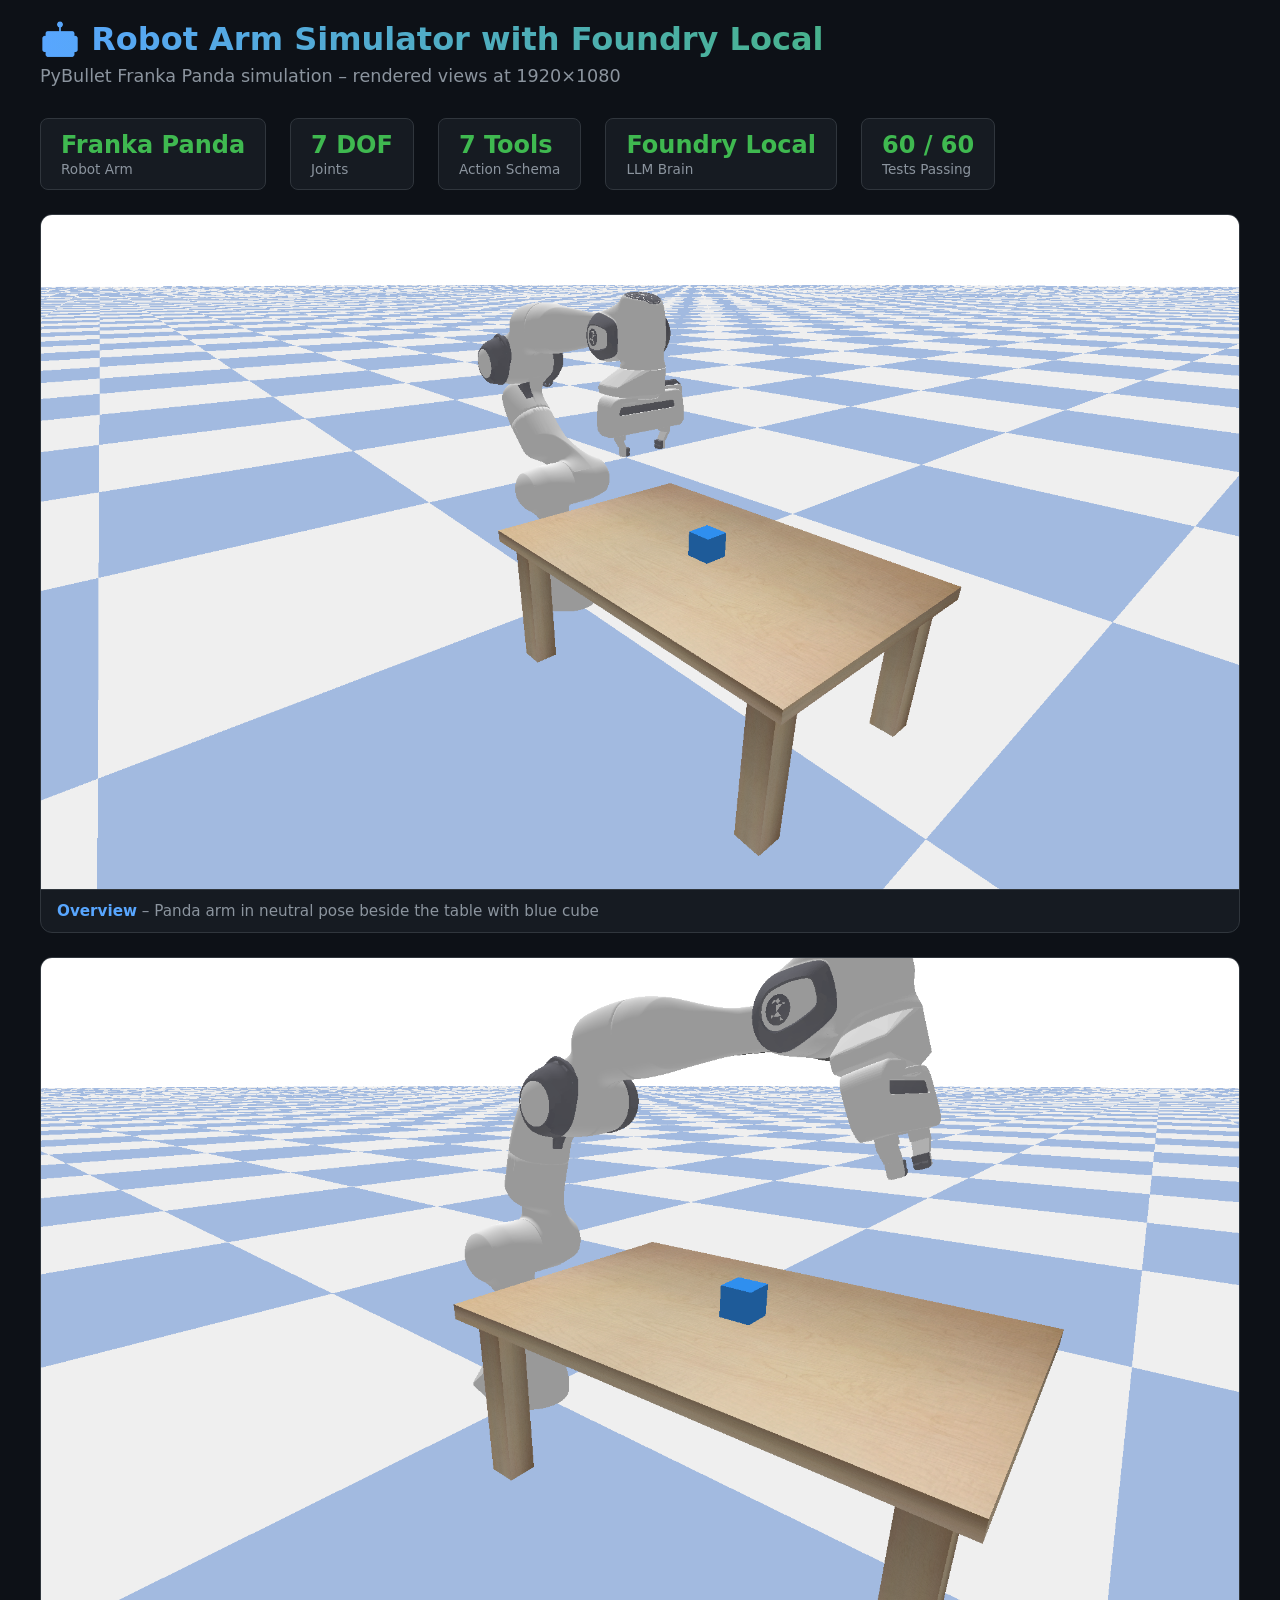
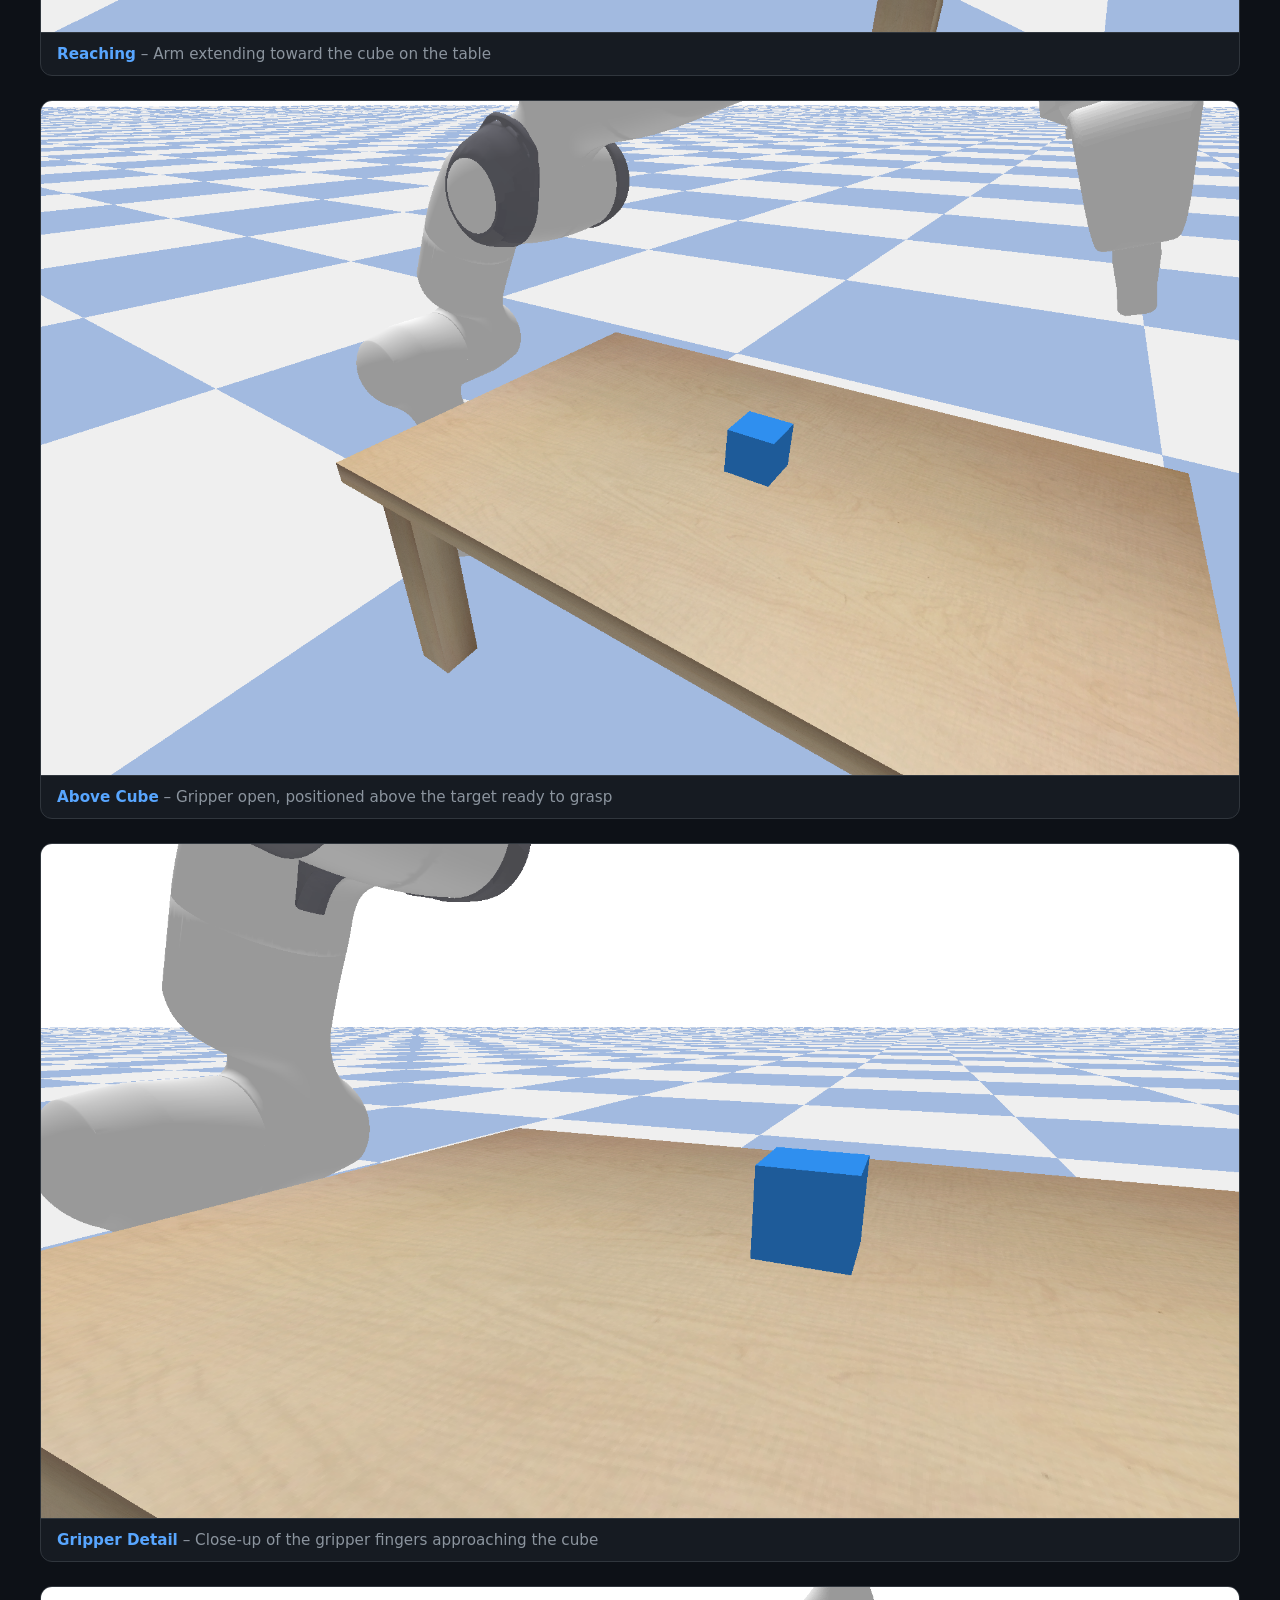
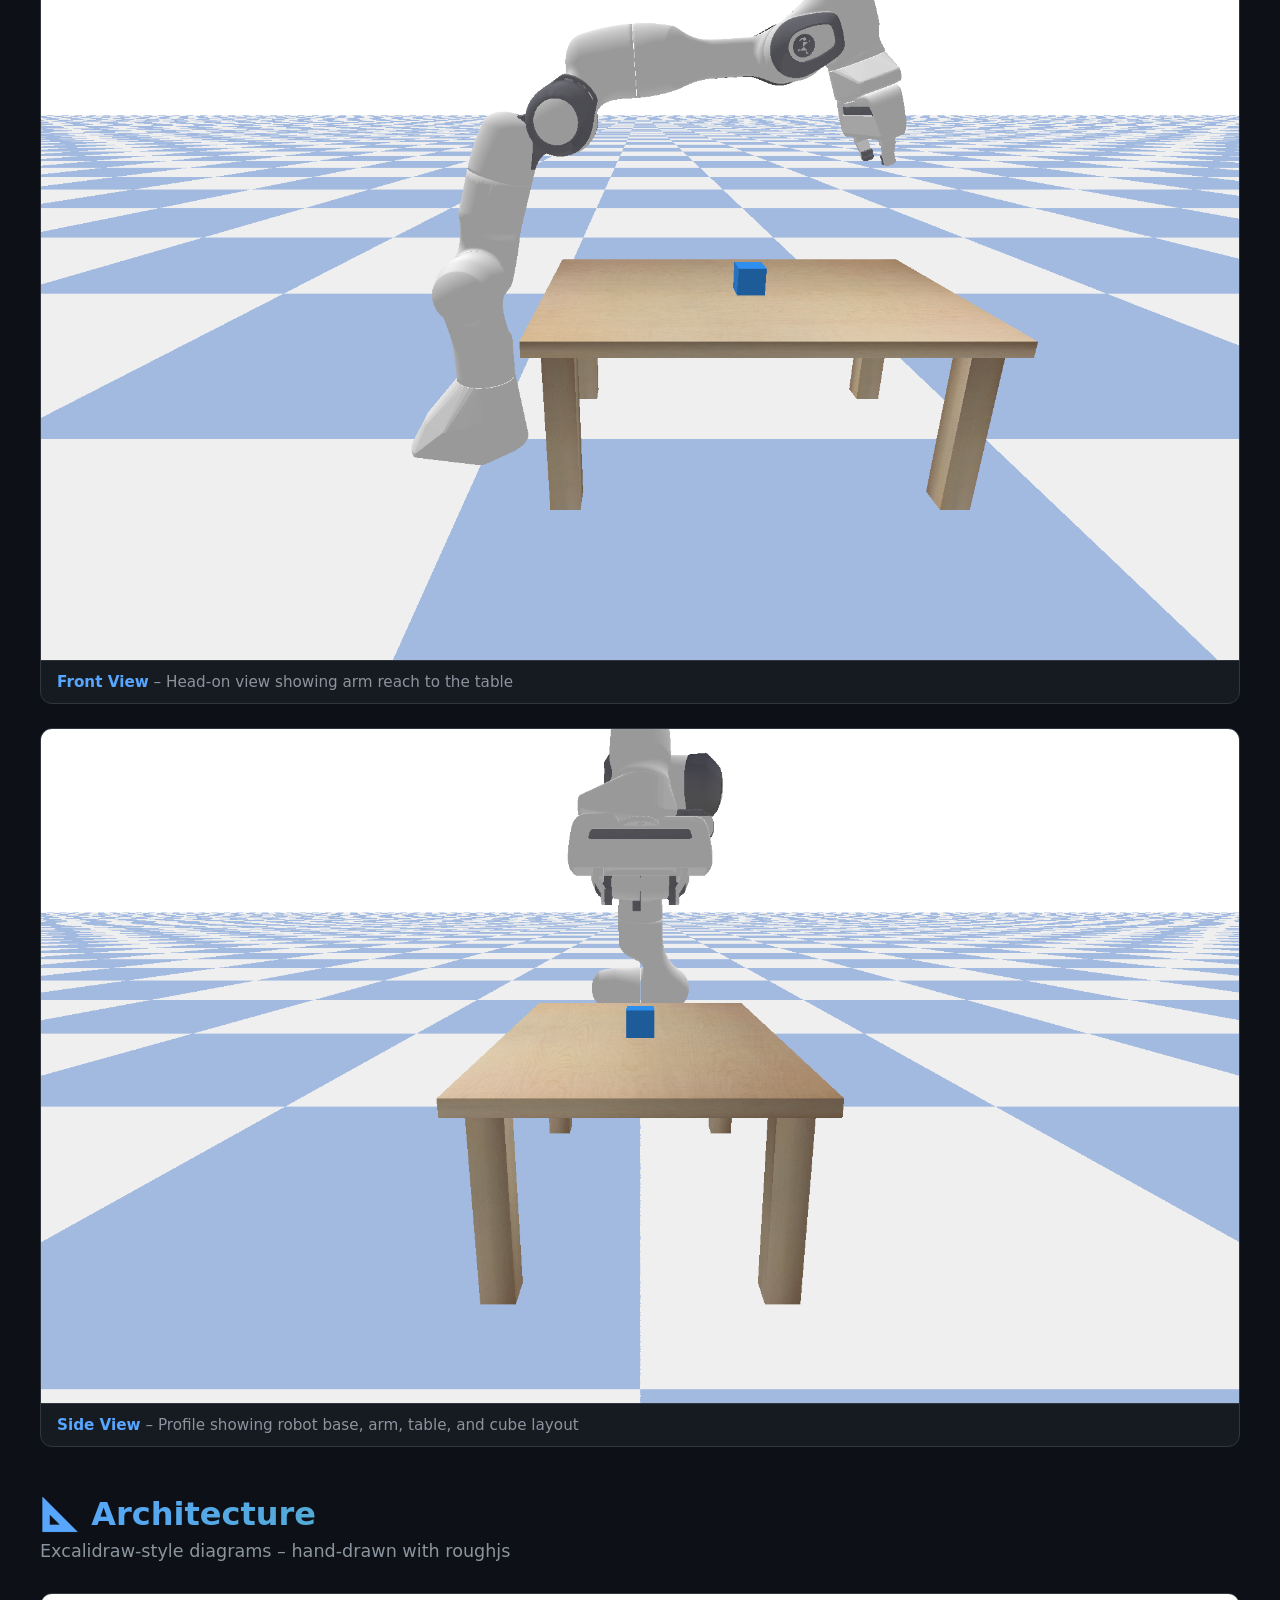
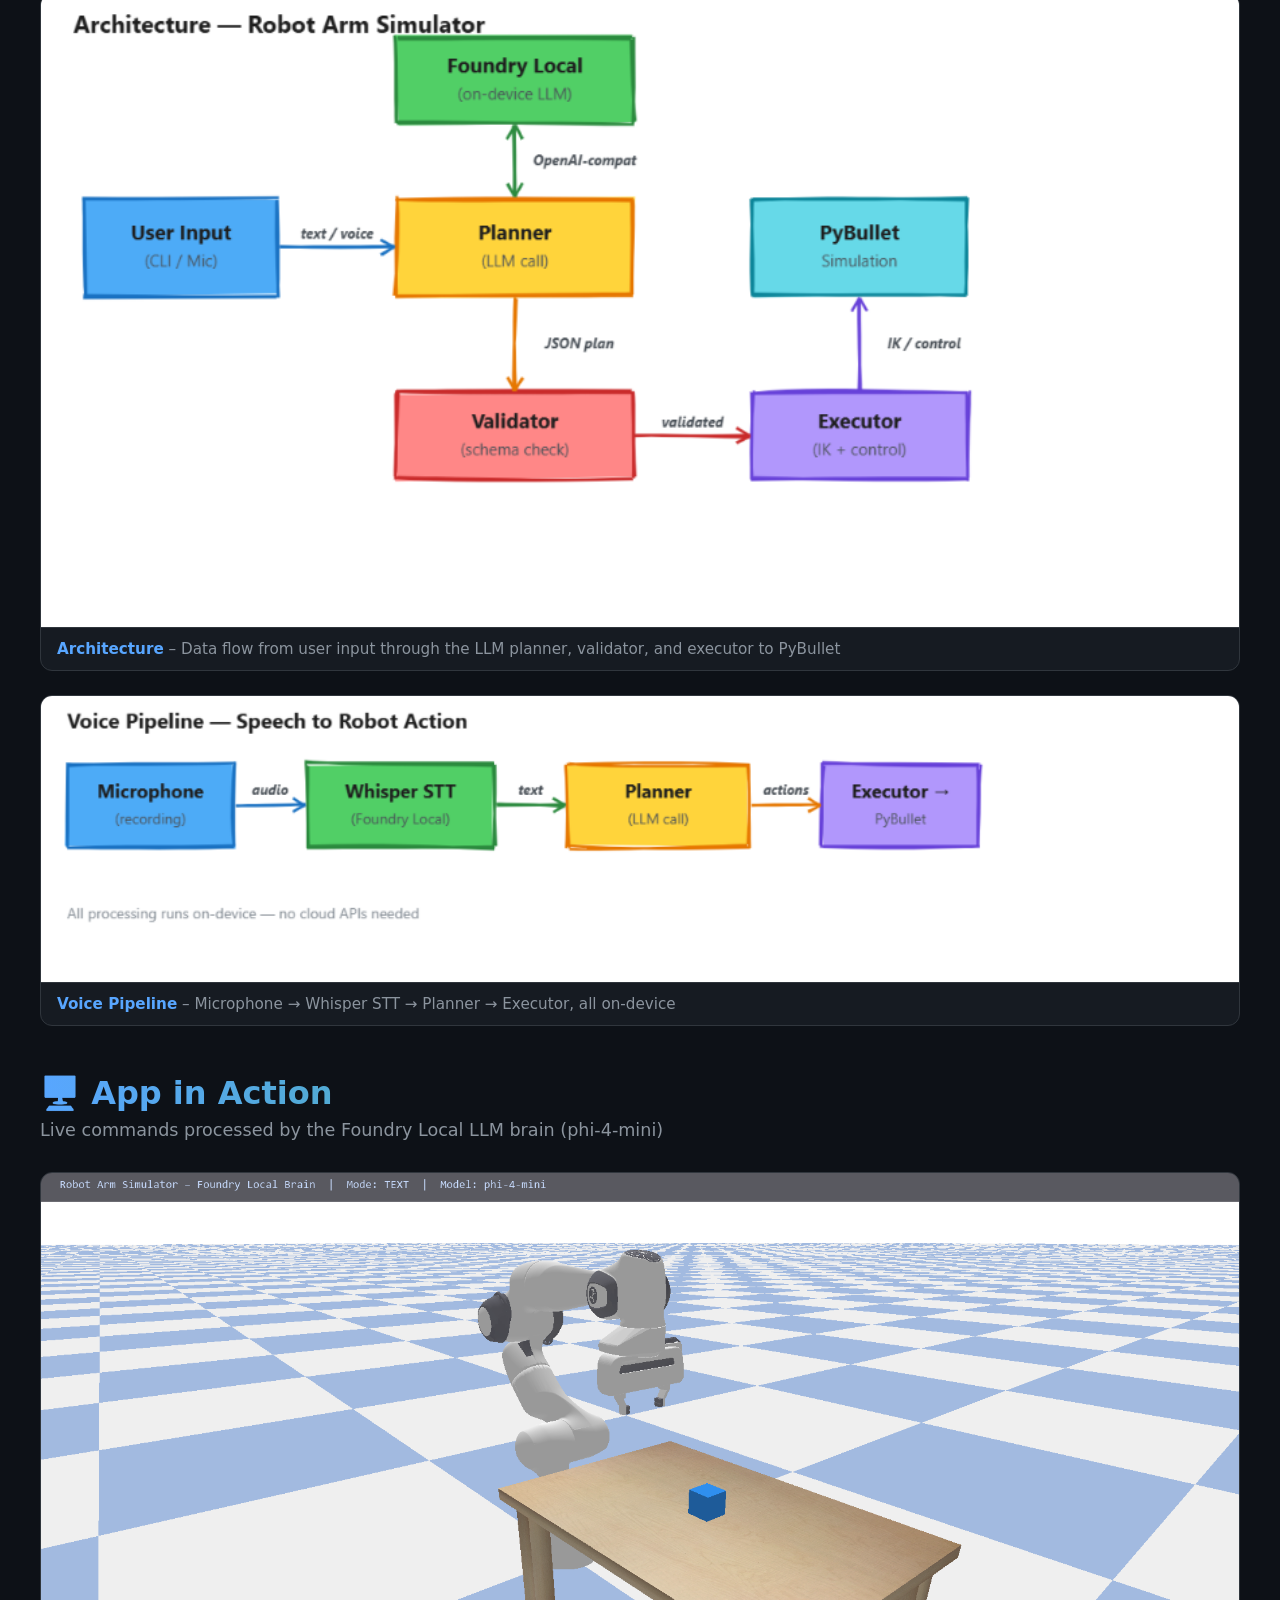
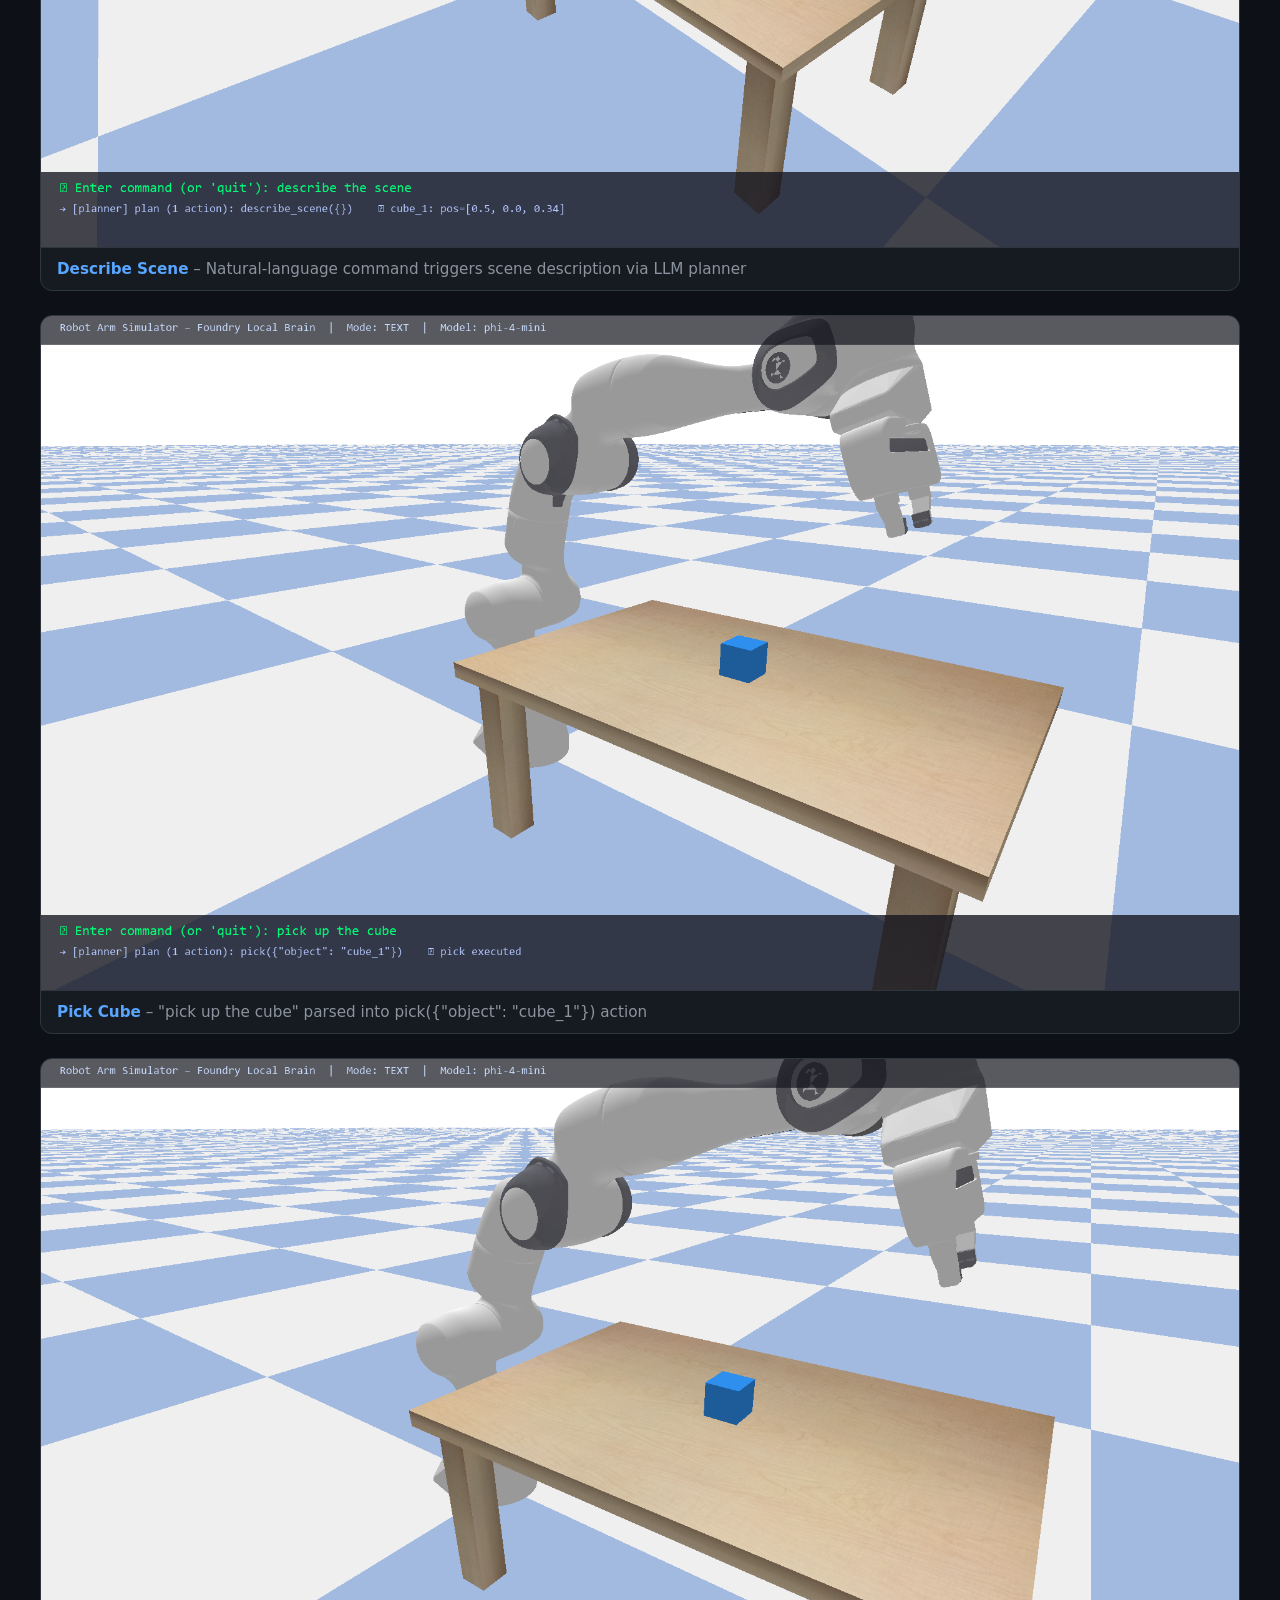
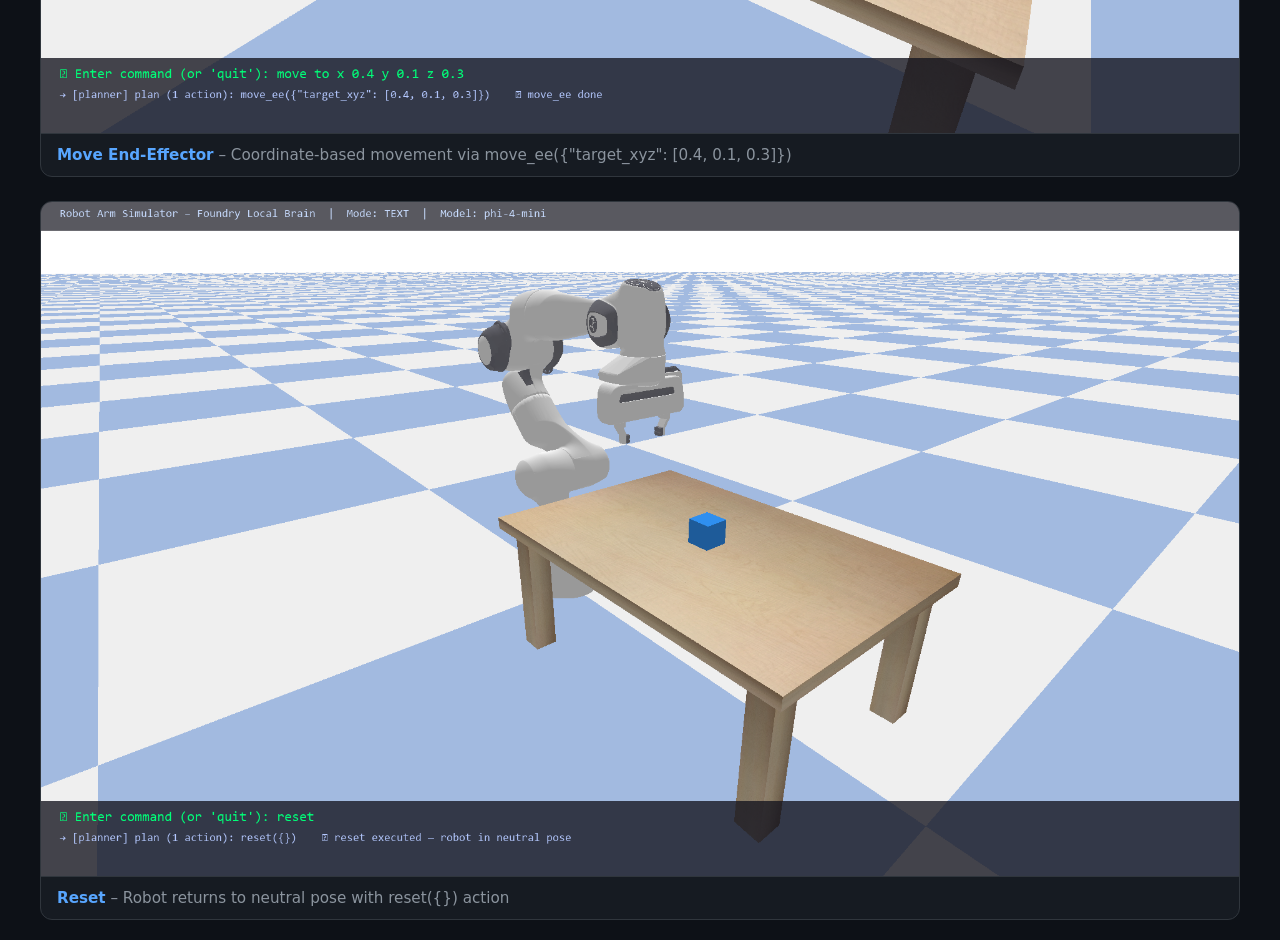
<file: docs/gallery.html>
<!DOCTYPE html>
<html lang="en">
<head>
  <meta charset="UTF-8">
  <meta name="viewport" content="width=device-width, initial-scale=1.0">
  <title>Robot Arm Simulator – Screenshots</title>
  <style>
    * { margin: 0; padding: 0; box-sizing: border-box; }
    body {
      font-family: 'Segoe UI', system-ui, sans-serif;
      background: #0d1117;
      color: #e6edf3;
      padding: 20px 40px;
    }
    h1 {
      font-size: 2rem;
      margin-bottom: 8px;
      background: linear-gradient(90deg, #58a6ff, #3fb950);
      -webkit-background-clip: text;
      background-clip: text;
      -webkit-text-fill-color: transparent;
    }
    .subtitle { color: #8b949e; margin-bottom: 32px; font-size: 1.1rem; }
    .grid {
      display: grid;
      grid-template-columns: 1fr;
      gap: 24px;
    }
    .card {
      background: #161b22;
      border: 1px solid #30363d;
      border-radius: 12px;
      overflow: hidden;
    }
    .card img {
      width: 100%;
      height: auto;
      display: block;
    }
    .card .label {
      padding: 12px 16px;
      font-size: 0.95rem;
      color: #8b949e;
      border-top: 1px solid #30363d;
    }
    .card .label strong { color: #58a6ff; }
    .info-bar {
      display: flex;
      gap: 24px;
      margin-bottom: 24px;
      flex-wrap: wrap;
    }
    .info-item {
      background: #161b22;
      border: 1px solid #30363d;
      border-radius: 8px;
      padding: 12px 20px;
    }
    .info-item .value { font-size: 1.5rem; font-weight: bold; color: #3fb950; }
    .info-item .key { font-size: 0.85rem; color: #8b949e; margin-top: 2px; }
    .section-heading { margin-top: 48px; }
  </style>
</head>
<body>
  <h1>🤖 Robot Arm Simulator with Foundry Local</h1>
  <p class="subtitle">PyBullet Franka Panda simulation – rendered views at 1920×1080</p>

  <div class="info-bar">
    <div class="info-item">
      <div class="value">Franka Panda</div>
      <div class="key">Robot Arm</div>
    </div>
    <div class="info-item">
      <div class="value">7 DOF</div>
      <div class="key">Joints</div>
    </div>
    <div class="info-item">
      <div class="value">7 Tools</div>
      <div class="key">Action Schema</div>
    </div>
    <div class="info-item">
      <div class="value">Foundry Local</div>
      <div class="key">LLM Brain</div>
    </div>
    <div class="info-item">
      <div class="value">60 / 60</div>
      <div class="key">Tests Passing</div>
    </div>
  </div>

  <div class="grid">
    <div class="card">
      <img src="screenshots/01_overview.png" alt="Overview">
      <div class="label"><strong>Overview</strong> – Panda arm in neutral pose beside the table with blue cube</div>
    </div>
    <div class="card">
      <img src="screenshots/02_reaching.png" alt="Reaching toward cube">
      <div class="label"><strong>Reaching</strong> – Arm extending toward the cube on the table</div>
    </div>
    <div class="card">
      <img src="screenshots/03_above_cube.png" alt="Above cube">
      <div class="label"><strong>Above Cube</strong> – Gripper open, positioned above the target ready to grasp</div>
    </div>
    <div class="card">
      <img src="screenshots/04_gripper_detail.png" alt="Gripper detail">
      <div class="label"><strong>Gripper Detail</strong> – Close-up of the gripper fingers approaching the cube</div>
    </div>
    <div class="card">
      <img src="screenshots/05_front_interaction.png" alt="Front interaction view">
      <div class="label"><strong>Front View</strong> – Head-on view showing arm reach to the table</div>
    </div>
    <div class="card">
      <img src="screenshots/06_side_layout.png" alt="Side layout">
      <div class="label"><strong>Side View</strong> – Profile showing robot base, arm, table, and cube layout</div>
    </div>
  </div>

  <h1 class="section-heading">📐 Architecture</h1>
  <p class="subtitle">Excalidraw-style diagrams – hand-drawn with roughjs</p>

  <div class="grid">
    <div class="card">
      <img src="screenshots/architecture.png" alt="Architecture diagram">
      <div class="label"><strong>Architecture</strong> – Data flow from user input through the LLM planner, validator, and executor to PyBullet</div>
    </div>
    <div class="card">
      <img src="screenshots/voice_pipeline.png" alt="Voice pipeline diagram">
      <div class="label"><strong>Voice Pipeline</strong> – Microphone → Whisper STT → Planner → Executor, all on-device</div>
    </div>
  </div>

  <h1 class="section-heading">🖥️ App in Action</h1>
  <p class="subtitle">Live commands processed by the Foundry Local LLM brain (phi-4-mini)</p>

  <div class="grid">
    <div class="card">
      <img src="screenshots/app_describe.png" alt="Describe scene command">
      <div class="label"><strong>Describe Scene</strong> – Natural-language command triggers scene description via LLM planner</div>
    </div>
    <div class="card">
      <img src="screenshots/app_pick.png" alt="Pick cube command">
      <div class="label"><strong>Pick Cube</strong> – "pick up the cube" parsed into pick({"object": "cube_1"}) action</div>
    </div>
    <div class="card">
      <img src="screenshots/app_move.png" alt="Move end-effector command">
      <div class="label"><strong>Move End-Effector</strong> – Coordinate-based movement via move_ee({"target_xyz": [0.4, 0.1, 0.3]})</div>
    </div>
    <div class="card">
      <img src="screenshots/app_reset.png" alt="Reset command">
      <div class="label"><strong>Reset</strong> – Robot returns to neutral pose with reset({}) action</div>
    </div>
  </div>
</body>
</html>
</file>
